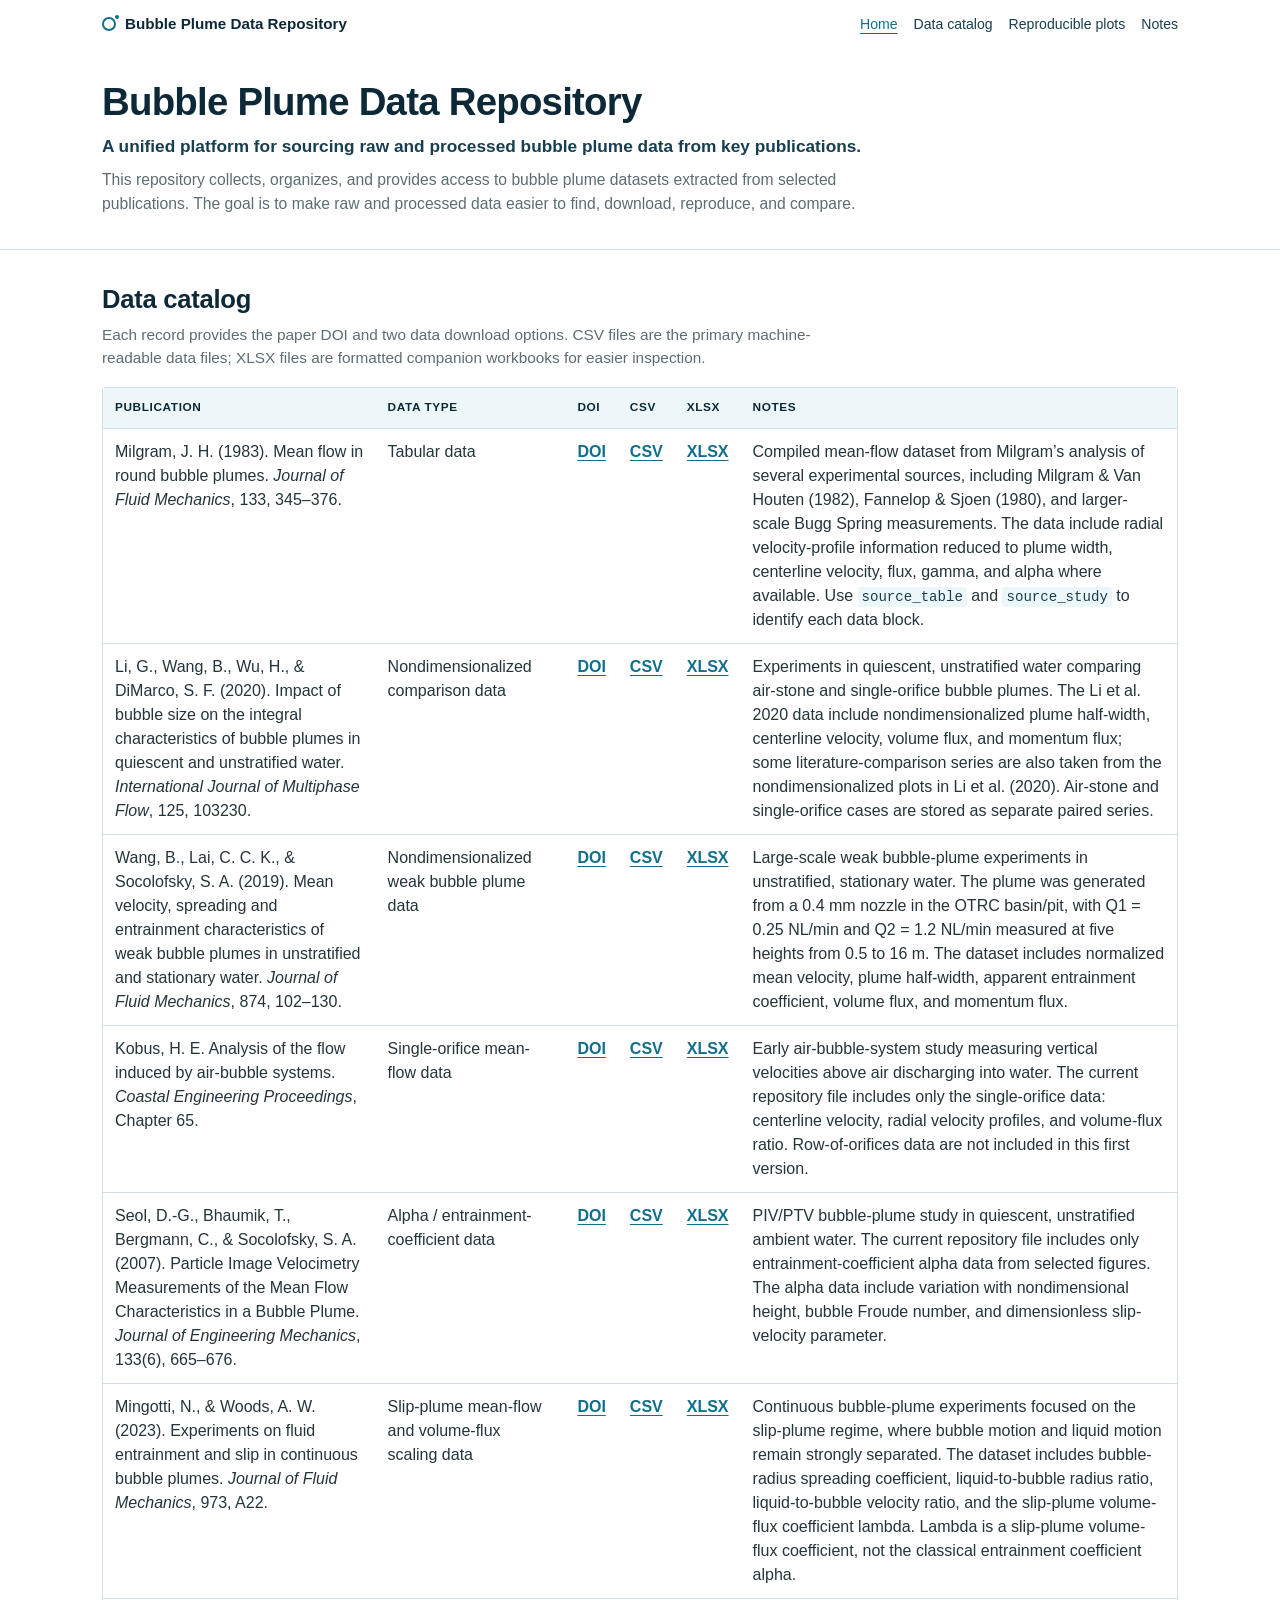
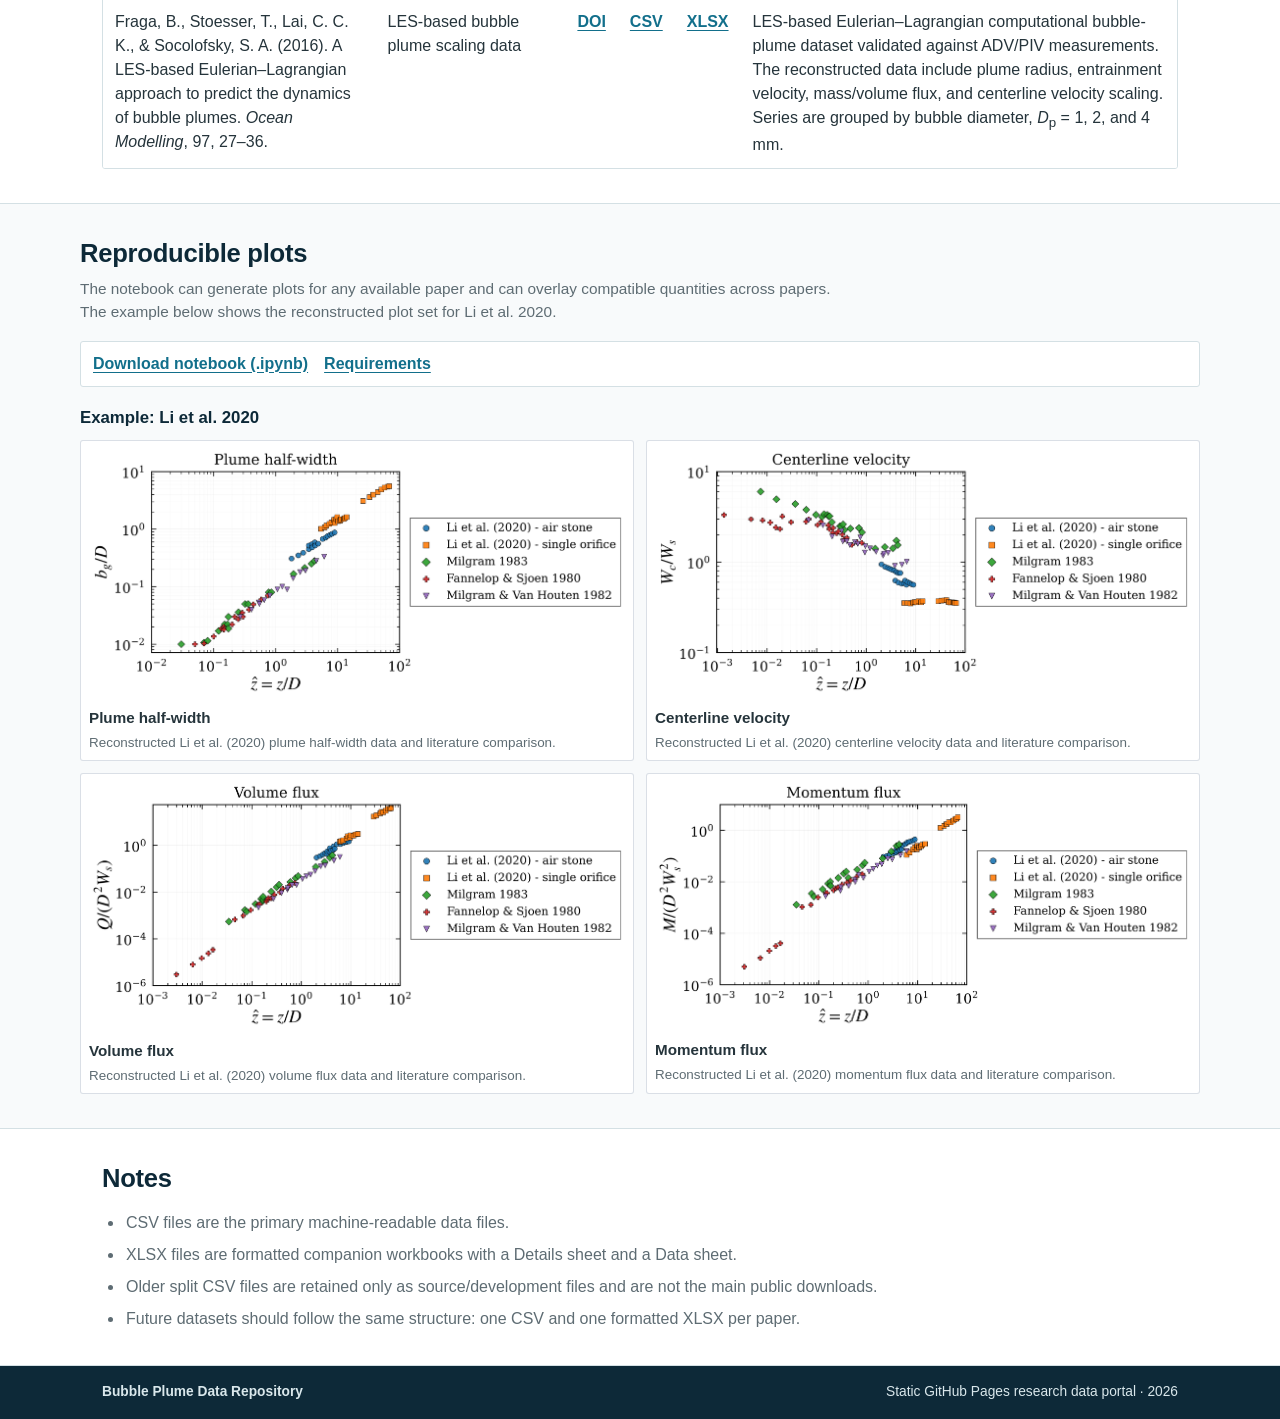
<file: index.html>
<!DOCTYPE html>
<html lang="en">
<head>
  <meta charset="UTF-8" />
  <meta name="viewport" content="width=device-width, initial-scale=1.0" />
  <meta
    name="description"
    content="A compact GitHub Pages data portal for raw and processed bubble plume datasets from key publications."
  />
  <title>Bubble Plume Data Repository</title>
  <link rel="stylesheet" href="style.css" />
</head>
<body>
  <a class="skip-link" href="#main-content">Skip to main content</a>

  <header class="site-header">
    <nav class="navbar" aria-label="Primary navigation">
      <a class="logo" href="#home" aria-label="Bubble Plume Data Repository home">
        <span class="logo-mark" aria-hidden="true"></span>
        <span>Bubble Plume Data Repository</span>
      </a>
      <ul class="nav-links">
        <li><a href="#home" aria-current="page">Home</a></li>
        <li><a href="#data-catalog">Data catalog</a></li>
        <li><a href="#reproducible-plots">Reproducible plots</a></li>
        <li><a href="#notes">Notes</a></li>
      </ul>
    </nav>

    <section id="home" class="hero portal-hero">
      <div class="hero-content">
        <h1>Bubble Plume Data Repository</h1>
        <p class="purpose-statement">
          A unified platform for sourcing raw and processed bubble plume data from key publications.
        </p>
        <p class="hero-text">
          This repository collects, organizes, and provides access to bubble plume datasets extracted from
          selected publications. The goal is to make raw and processed data easier to find, download,
          reproduce, and compare.
        </p>
      </div>
    </section>
  </header>

  <main id="main-content">
    <section id="data-catalog" class="section">
      <div class="section-heading">
        <h2>Data catalog</h2>
        <p class="section-intro">
          Each record provides the paper DOI and two data download options. CSV files are the primary
          machine-readable data files; XLSX files are formatted companion workbooks for easier inspection.
        </p>
      </div>

      <div class="table-wrap" tabindex="0" role="region" aria-label="Bubble plume data catalog">
        <table class="dataset-table catalog-table">
          <thead>
            <tr>
              <th scope="col">Publication</th>
              <th scope="col">Data type</th>
              <th scope="col">DOI</th>
              <th scope="col">CSV</th>
              <th scope="col">XLSX</th>
              <th scope="col">Notes</th>
            </tr>
          </thead>
          <tbody>
            <tr>
              <td>
                Milgram, J. H. (1983). Mean flow in round bubble plumes.
                <cite>Journal of Fluid Mechanics</cite>, 133, 345&ndash;376.
              </td>
              <td>
                Tabular data
              </td>
              <td>
                <a class="download-link" href="https://doi.org/10.1017/S0022112083001950">
                  DOI
                </a>
              </td>
              <td>
                <a class="download-link" href="csv/paper_data_downloads/csv/papers/milgram_1983.csv" download>CSV</a>
              </td>
              <td>
                <a class="download-link" href="csv/paper_data_downloads/xlsx/papers/milgram_1983.xlsx" download>XLSX</a>
              </td>
              <td>
                Compiled mean-flow dataset from Milgram&rsquo;s analysis of several experimental sources,
                including Milgram &amp; Van Houten (1982), Fannelop &amp; Sjoen (1980), and larger-scale
                Bugg Spring measurements. The data include radial velocity-profile information reduced
                to plume width, centerline velocity, flux, gamma, and alpha where available. Use
                <code>source_table</code> and <code>source_study</code> to identify each data block.
              </td>
            </tr>
            <tr>
              <td>
                Li, G., Wang, B., Wu, H., &amp; DiMarco, S. F. (2020). Impact of bubble size on the integral
                characteristics of bubble plumes in quiescent and unstratified water.
                <cite>International Journal of Multiphase Flow</cite>, 125, 103230.
              </td>
              <td>
                Nondimensionalized comparison data
              </td>
              <td>
                <a class="download-link" href="https://doi.org/10.1016/j.ijmultiphaseflow.2020.103230">
                  DOI
                </a>
              </td>
              <td>
                <a class="download-link" href="csv/paper_data_downloads/csv/papers/li_2020.csv" download>CSV</a>
              </td>
              <td>
                <a class="download-link" href="csv/paper_data_downloads/xlsx/papers/li_2020.xlsx" download>XLSX</a>
              </td>
              <td>
                Experiments in quiescent, unstratified water comparing air-stone and single-orifice
                bubble plumes. The Li et al. 2020 data include nondimensionalized plume half-width,
                centerline velocity, volume flux, and momentum flux; some literature-comparison series
                are also taken from the nondimensionalized plots in Li et al. (2020). Air-stone and
                single-orifice cases are stored as separate paired series.
              </td>
            </tr>
            <tr>
              <td>
                Wang, B., Lai, C. C. K., &amp; Socolofsky, S. A. (2019). Mean velocity, spreading and
                entrainment characteristics of weak bubble plumes in unstratified and stationary water.
                <cite>Journal of Fluid Mechanics</cite>, 874, 102&ndash;130.
              </td>
              <td>
                Nondimensionalized weak bubble plume data
              </td>
              <td>
                <a class="download-link" href="https://doi.org/10.1017/jfm.2019.461">
                  DOI
                </a>
              </td>
              <td>
                <a class="download-link" href="csv/paper_data_downloads/csv/papers/wang_lai_socolofsky_2019.csv" download>CSV</a>
              </td>
              <td>
                <a class="download-link" href="csv/paper_data_downloads/xlsx/papers/wang_lai_socolofsky_2019.xlsx" download>XLSX</a>
              </td>
              <td>
                Large-scale weak bubble-plume experiments in unstratified, stationary water. The plume
                was generated from a 0.4 mm nozzle in the OTRC basin/pit, with Q1 = 0.25 NL/min and
                Q2 = 1.2 NL/min measured at five heights from 0.5 to 16 m. The dataset includes
                normalized mean velocity, plume half-width, apparent entrainment coefficient, volume
                flux, and momentum flux.
              </td>
            </tr>
            <tr>
              <td>
                Kobus, H. E. Analysis of the flow induced by air-bubble systems.
                <cite>Coastal Engineering Proceedings</cite>, Chapter 65.
              </td>
              <td>
                Single-orifice mean-flow data
              </td>
              <td>
                <a class="download-link" href="https://doi.org/10.1061/9780872620131.065">
                  DOI
                </a>
              </td>
              <td>
                <a class="download-link" href="csv/paper_data_downloads/csv/papers/kobus_1968.csv" download>CSV</a>
              </td>
              <td>
                <a class="download-link" href="csv/paper_data_downloads/xlsx/papers/kobus_1968.xlsx" download>XLSX</a>
              </td>
              <td>
                Early air-bubble-system study measuring vertical velocities above air discharging into
                water. The current repository file includes only the single-orifice data: centerline
                velocity, radial velocity profiles, and volume-flux ratio. Row-of-orifices data are not
                included in this first version.
              </td>
            </tr>
            <tr>
              <td>
                Seol, D.-G., Bhaumik, T., Bergmann, C., &amp; Socolofsky, S. A. (2007). Particle Image
                Velocimetry Measurements of the Mean Flow Characteristics in a Bubble Plume.
                <cite>Journal of Engineering Mechanics</cite>, 133(6), 665&ndash;676.
              </td>
              <td>
                Alpha / entrainment-coefficient data
              </td>
              <td>
                <a class="download-link" href="https://doi.org/10.1061/(ASCE)0733-9399(2007)133:6(665)">
                  DOI
                </a>
              </td>
              <td>
                <a class="download-link" href="csv/paper_data_downloads/csv/papers/seol_et_al_2007.csv" download>CSV</a>
              </td>
              <td>
                <a class="download-link" href="csv/paper_data_downloads/xlsx/papers/seol_et_al_2007.xlsx" download>XLSX</a>
              </td>
              <td>
                PIV/PTV bubble-plume study in quiescent, unstratified ambient water. The current
                repository file includes only entrainment-coefficient alpha data from selected figures.
                The alpha data include variation with nondimensional height, bubble Froude number, and
                dimensionless slip-velocity parameter.
              </td>
            </tr>
            <tr>
              <td>
                Mingotti, N., &amp; Woods, A. W. (2023). Experiments on fluid entrainment and slip in
                continuous bubble plumes. <cite>Journal of Fluid Mechanics</cite>, 973, A22.
              </td>
              <td>
                Slip-plume mean-flow and volume-flux scaling data
              </td>
              <td>
                <a class="download-link" href="https://doi.org/10.1017/jfm.2023.668">
                  DOI
                </a>
              </td>
              <td>
                <a class="download-link" href="csv/paper_data_downloads/csv/papers/mingotti_woods_2023.csv" download>CSV</a>
              </td>
              <td>
                <a class="download-link" href="csv/paper_data_downloads/xlsx/papers/mingotti_woods_2023.xlsx" download>XLSX</a>
              </td>
              <td>
                Continuous bubble-plume experiments focused on the slip-plume regime, where bubble
                motion and liquid motion remain strongly separated. The dataset includes bubble-radius
                spreading coefficient, liquid-to-bubble radius ratio, liquid-to-bubble velocity ratio,
                and the slip-plume volume-flux coefficient lambda. Lambda is a slip-plume volume-flux
                coefficient, not the classical entrainment coefficient alpha.
              </td>
            </tr>
            <tr>
              <td>
                Fraga, B., Stoesser, T., Lai, C. C. K., &amp; Socolofsky, S. A. (2016). A LES-based
                Eulerian&ndash;Lagrangian approach to predict the dynamics of bubble plumes.
                <cite>Ocean Modelling</cite>, 97, 27&ndash;36.
              </td>
              <td>
                LES-based bubble plume scaling data
              </td>
              <td>
                <a class="download-link" href="https://doi.org/10.1016/j.ocemod.2015.11.005">
                  DOI
                </a>
              </td>
              <td>
                <a class="download-link" href="csv/paper_data_downloads/csv/papers/fraga_et_al_2016.csv" download>CSV</a>
              </td>
              <td>
                <a class="download-link" href="csv/paper_data_downloads/xlsx/papers/fraga_et_al_2016.xlsx" download>XLSX</a>
              </td>
              <td>
                LES-based Eulerian&ndash;Lagrangian computational bubble-plume dataset validated against
                ADV/PIV measurements. The reconstructed data include plume radius, entrainment velocity,
                mass/volume flux, and centerline velocity scaling. Series are grouped by bubble diameter,
                <em>D</em><sub>p</sub> = 1, 2, and 4 mm.
              </td>
            </tr>
          </tbody>
        </table>
      </div>
    </section>

    <section id="reproducible-plots" class="section accent-section">
      <div class="section-heading">
        <h2>Reproducible plots</h2>
        <p class="section-intro">
          The notebook can generate plots for any available paper and can overlay compatible quantities
          across papers. The example below shows the reconstructed plot set for Li et al. 2020.
        </p>
      </div>

      <div class="resource-links" aria-label="Reproducible plotting resources">
        <a class="download-link" href="notebooks/reproducible_plots.ipynb" download="reproducible_plots.ipynb">Download notebook (.ipynb)</a>
        <a class="download-link" href="requirements.txt" download="requirements.txt">Requirements</a>
      </div>

      <div class="plot-set">
        <h3>Example: Li et al. 2020</h3>
        <div class="figure-grid">
          <figure class="figure-card">
            <img
              src="figures/reproducible_plots/li_2020_bgD_vs_zhat.png?v=2"
              alt="Li et al. 2020 plume half-width scaling plot showing b_g over D versus z over D."
            />
            <h4>Plume half-width</h4>
            <figcaption>
              Reconstructed Li et al. (2020) plume half-width data and literature comparison.
            </figcaption>
          </figure>

          <figure class="figure-card">
            <img
              src="figures/reproducible_plots/li_2020_WcWs_vs_zhat.png?v=2"
              alt="Li et al. 2020 centerline velocity scaling plot showing W_c over W_s versus z over D."
            />
            <h4>Centerline velocity</h4>
            <figcaption>
              Reconstructed Li et al. (2020) centerline velocity data and literature comparison.
            </figcaption>
          </figure>

          <figure class="figure-card">
            <img
              src="figures/reproducible_plots/li_2020_Qhat_vs_zhat.png?v=2"
              alt="Li et al. 2020 volume flux scaling plot showing Q over D squared W_s versus z over D."
            />
            <h4>Volume flux</h4>
            <figcaption>
              Reconstructed Li et al. (2020) volume flux data and literature comparison.
            </figcaption>
          </figure>

          <figure class="figure-card">
            <img
              src="figures/reproducible_plots/li_2020_Mhat_vs_zhat.png?v=2"
              alt="Li et al. 2020 momentum flux scaling plot showing M over D squared W_s squared versus z over D."
            />
            <h4>Momentum flux</h4>
            <figcaption>
              Reconstructed Li et al. (2020) momentum flux data and literature comparison.
            </figcaption>
          </figure>
        </div>
      </div>
    </section>

    <section id="notes" class="section">
      <div class="section-heading">
        <h2>Notes</h2>
      </div>

      <ul class="compact-list data-notes-list">
        <li>CSV files are the primary machine-readable data files.</li>
        <li>XLSX files are formatted companion workbooks with a Details sheet and a Data sheet.</li>
        <li>Older split CSV files are retained only as source/development files and are not the main public downloads.</li>
        <li>Future datasets should follow the same structure: one CSV and one formatted XLSX per paper.</li>
      </ul>
    </section>
  </main>

  <footer class="site-footer">
    <p><strong>Bubble Plume Data Repository</strong></p>
    <p>Static GitHub Pages research data portal &middot; 2026</p>
  </footer>
</body>
</html>
</file>
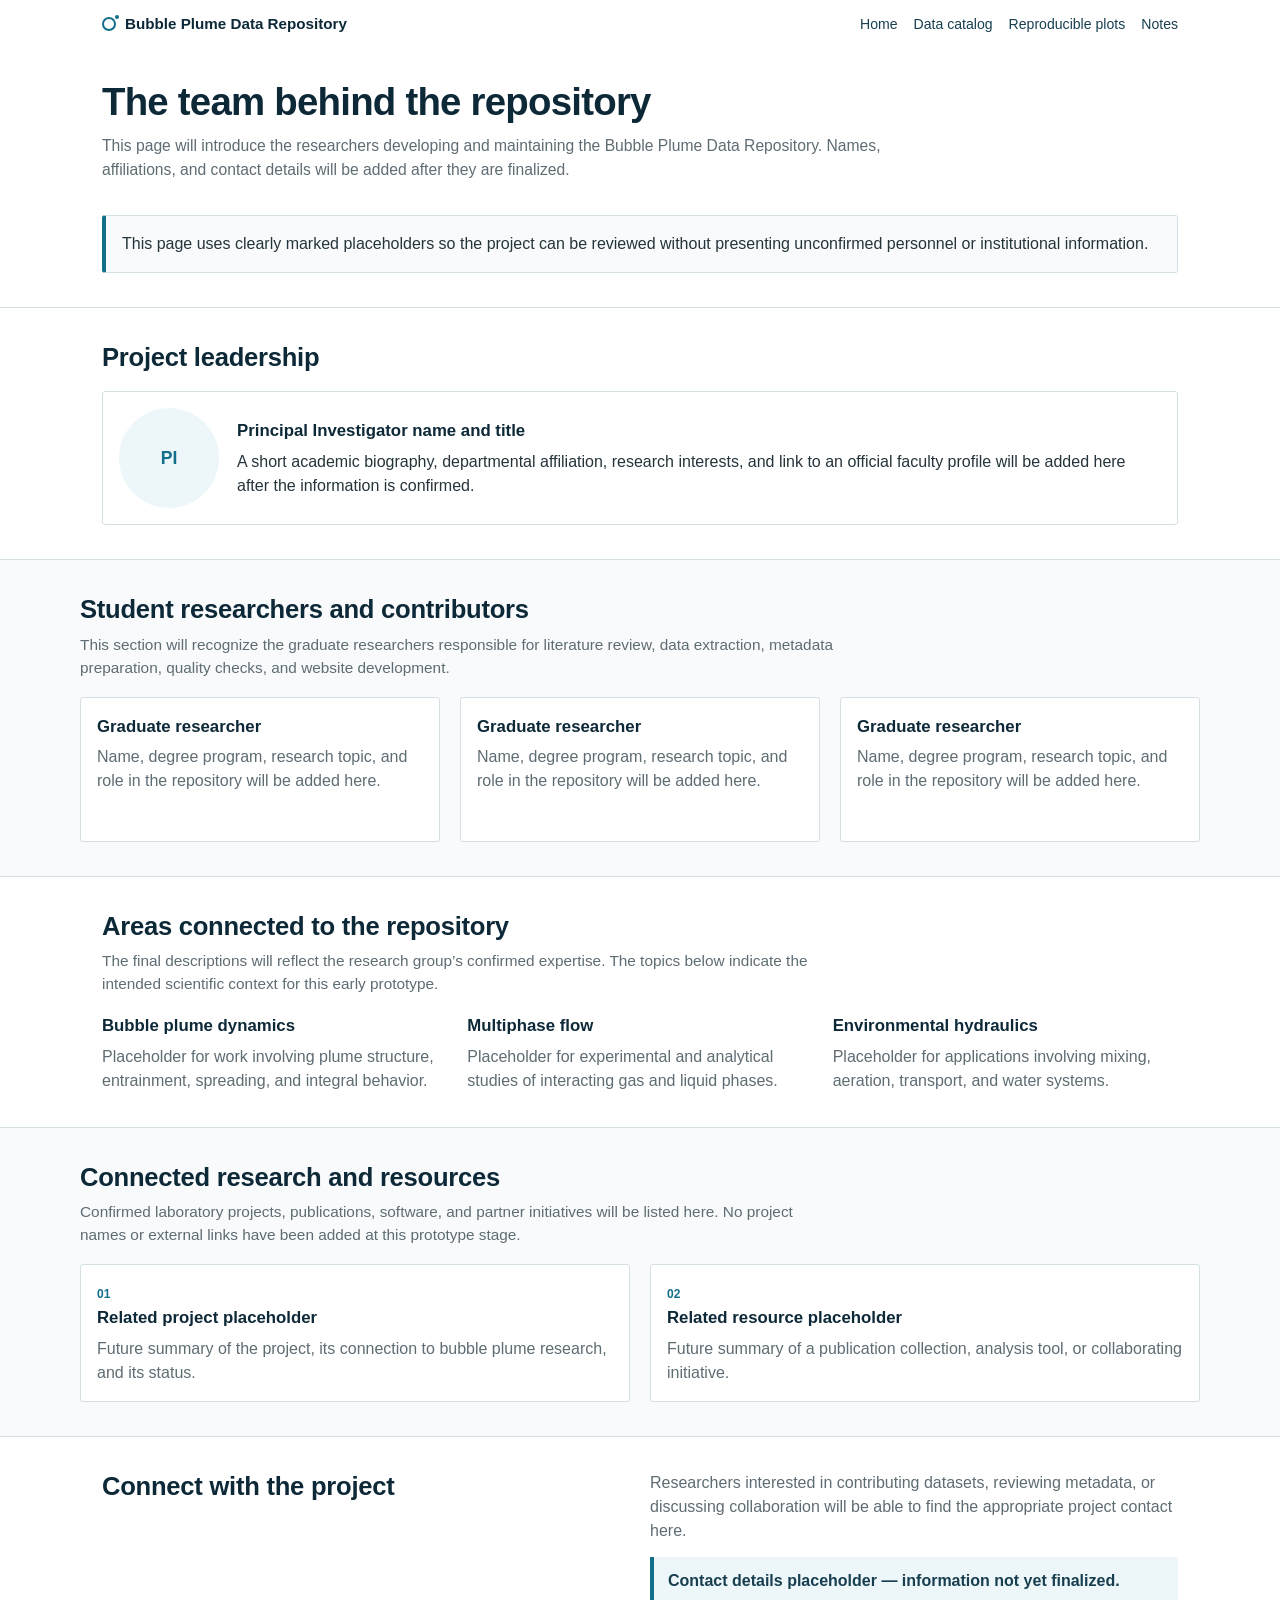
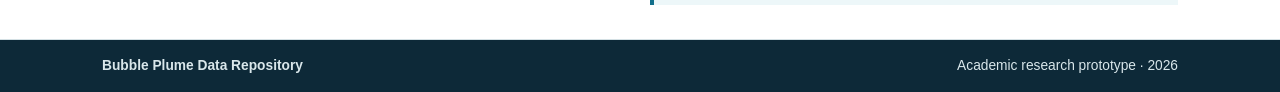
<file: group.html>
<!DOCTYPE html>
<html lang="en">
<head>
  <meta charset="UTF-8" />
  <meta name="viewport" content="width=device-width, initial-scale=1.0" />
  <meta
    name="description"
    content="Research group information for the team developing the Bubble Plume Data Repository."
  />
  <title>Research Group | Bubble Plume Data Repository</title>
  <link rel="stylesheet" href="style.css" />
</head>
<body>
  <a class="skip-link" href="#main-content">Skip to main content</a>

  <header class="site-header">
    <nav class="navbar" aria-label="Primary navigation">
      <a class="logo" href="index.html" aria-label="Bubble Plume Data Repository home">
        <span class="logo-mark" aria-hidden="true"></span>
        <span>Bubble Plume Data Repository</span>
      </a>
      <ul class="nav-links">
        <li><a href="index.html">Home</a></li>
        <li><a href="index.html#data-catalog">Data catalog</a></li>
        <li><a href="index.html#reproducible-plots">Reproducible plots</a></li>
        <li><a href="index.html#notes">Notes</a></li>
      </ul>
    </nav>

    <section class="hero page-hero">
      <div class="hero-content">
        <h1>The team behind the repository</h1>
        <p class="hero-text">
          This page will introduce the researchers developing and maintaining the Bubble Plume Data
          Repository. Names, affiliations, and contact details will be added after they are finalized.
        </p>
      </div>

      <aside class="scope-card" aria-label="Page status">
        <p>
          This page uses clearly marked placeholders so the project can be reviewed without presenting
          unconfirmed personnel or institutional information.
        </p>
      </aside>
    </section>
  </header>

  <main id="main-content">
    <section id="principal-investigator" class="section">
      <div class="section-heading">
        <h2>Project leadership</h2>
      </div>

      <article class="profile-card">
        <div class="profile-placeholder" aria-hidden="true">PI</div>
        <div>
          <h3>Principal Investigator name and title</h3>
          <p>
            A short academic biography, departmental affiliation, research interests, and link to an
            official faculty profile will be added here after the information is confirmed.
          </p>
        </div>
      </article>
    </section>

    <section id="graduate-researchers" class="section accent-section">
      <div class="section-heading">
        <h2>Student researchers and contributors</h2>
        <p class="section-intro">
          This section will recognize the graduate researchers responsible for literature review, data
          extraction, metadata preparation, quality checks, and website development.
        </p>
      </div>

      <div class="card-grid">
        <article class="info-card researcher-card">
          <h3>Graduate researcher</h3>
          <p>Name, degree program, research topic, and role in the repository will be added here.</p>
        </article>
        <article class="info-card researcher-card">
          <h3>Graduate researcher</h3>
          <p>Name, degree program, research topic, and role in the repository will be added here.</p>
        </article>
        <article class="info-card researcher-card">
          <h3>Graduate researcher</h3>
          <p>Name, degree program, research topic, and role in the repository will be added here.</p>
        </article>
      </div>
    </section>

    <section id="research-focus" class="section">
      <div class="section-heading">
        <h2>Areas connected to the repository</h2>
        <p class="section-intro">
          The final descriptions will reflect the research group&rsquo;s confirmed expertise. The topics below
          indicate the intended scientific context for this early prototype.
        </p>
      </div>

      <div class="card-grid">
        <article class="focus-card">
          <h3>Bubble plume dynamics</h3>
          <p>Placeholder for work involving plume structure, entrainment, spreading, and integral behavior.</p>
        </article>
        <article class="focus-card">
          <h3>Multiphase flow</h3>
          <p>Placeholder for experimental and analytical studies of interacting gas and liquid phases.</p>
        </article>
        <article class="focus-card">
          <h3>Environmental hydraulics</h3>
          <p>Placeholder for applications involving mixing, aeration, transport, and water systems.</p>
        </article>
      </div>
    </section>

    <section id="related-projects" class="section accent-section">
      <div class="section-heading">
        <h2>Connected research and resources</h2>
        <p class="section-intro">
          Confirmed laboratory projects, publications, software, and partner initiatives will be listed here.
          No project names or external links have been added at this prototype stage.
        </p>
      </div>

      <div class="related-projects-list">
        <article>
          <span>01</span>
          <div>
            <h3>Related project placeholder</h3>
            <p>Future summary of the project, its connection to bubble plume research, and its status.</p>
          </div>
        </article>
        <article>
          <span>02</span>
          <div>
            <h3>Related resource placeholder</h3>
            <p>Future summary of a publication collection, analysis tool, or collaborating initiative.</p>
          </div>
        </article>
      </div>
    </section>

    <section id="contact" class="section collaboration-section">
      <div>
        <h2>Connect with the project</h2>
      </div>
      <div class="collaboration-copy">
        <p>
          Researchers interested in contributing datasets, reviewing metadata, or discussing collaboration
          will be able to find the appropriate project contact here.
        </p>
        <p class="placeholder-contact">Contact details placeholder &mdash; information not yet finalized.</p>
      </div>
    </section>
  </main>

  <footer class="site-footer">
    <p><strong>Bubble Plume Data Repository</strong></p>
    <p>Academic research prototype &middot; 2026</p>
  </footer>
</body>
</html>
</file>
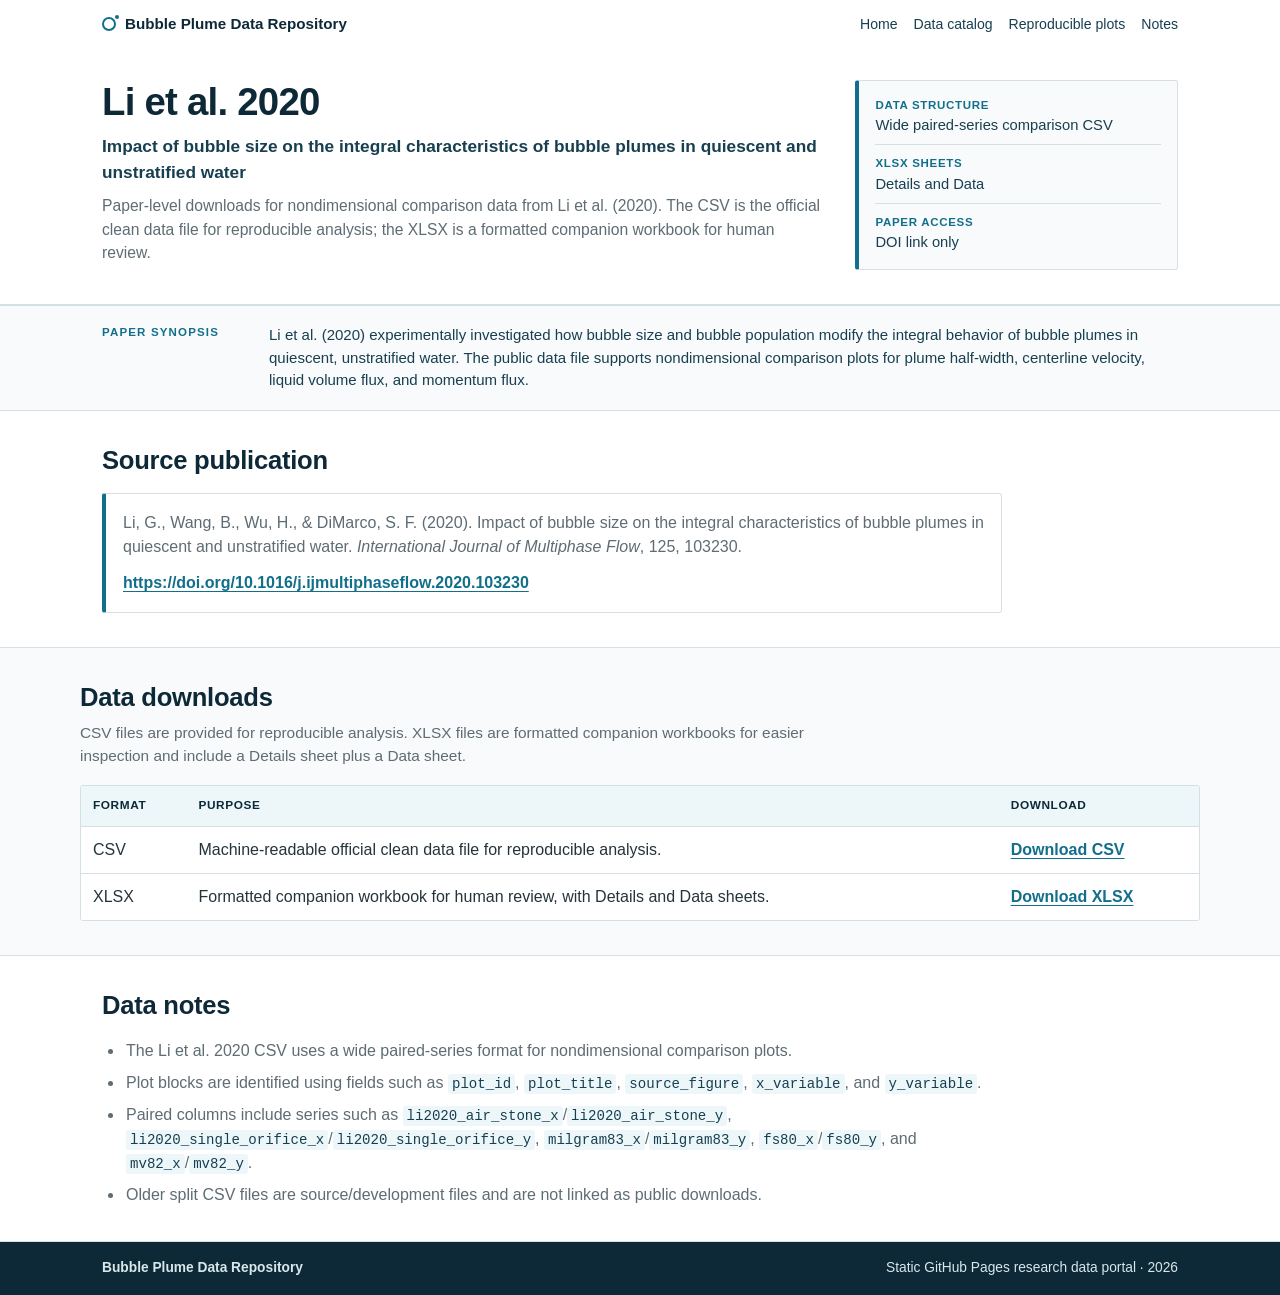
<file: papers/li_2020.html>
<!DOCTYPE html>
<html lang="en">
<head>
  <meta charset="UTF-8" />
  <meta name="viewport" content="width=device-width, initial-scale=1.0" />
  <meta
    name="description"
    content="Paper-level CSV and XLSX downloads for Li et al. 2020 bubble plume comparison data."
  />
  <title>Li et al. 2020 | Bubble Plume Data Repository</title>
  <link rel="stylesheet" href="../style.css" />
</head>
<body>
  <a class="skip-link" href="#main-content">Skip to main content</a>

  <header class="site-header">
    <nav class="navbar" aria-label="Primary navigation">
      <a class="logo" href="../index.html" aria-label="Bubble Plume Data Repository home">
        <span class="logo-mark" aria-hidden="true"></span>
        <span>Bubble Plume Data Repository</span>
      </a>
      <ul class="nav-links">
        <li><a href="../index.html">Home</a></li>
        <li><a href="../index.html#data-catalog">Data catalog</a></li>
        <li><a href="../index.html#reproducible-plots">Reproducible plots</a></li>
        <li><a href="../index.html#notes">Notes</a></li>
      </ul>
    </nav>

    <section class="hero page-hero paper-hero">
      <div class="hero-content">
        <h1>Li et al. 2020</h1>
        <p class="paper-title">
          Impact of bubble size on the integral characteristics of bubble plumes in quiescent and unstratified water
        </p>
        <p class="hero-text">
          Paper-level downloads for nondimensional comparison data from Li et al. (2020). The CSV is the
          official clean data file for reproducible analysis; the XLSX is a formatted companion workbook for
          human review.
        </p>
      </div>

      <aside class="scope-card" aria-label="Dataset summary">
        <dl class="paper-facts">
          <div>
            <dt>Data structure</dt>
            <dd>Wide paired-series comparison CSV</dd>
          </div>
          <div>
            <dt>XLSX sheets</dt>
            <dd>Details and Data</dd>
          </div>
          <div>
            <dt>Paper access</dt>
            <dd>DOI link only</dd>
          </div>
        </dl>
      </aside>
    </section>
  </header>

  <main id="main-content">
    <section class="paper-synopsis" aria-labelledby="li-synopsis-heading">
      <div class="paper-synopsis-inner">
        <h2 id="li-synopsis-heading">Paper synopsis</h2>
        <p>
          Li et al. (2020) experimentally investigated how bubble size and bubble population modify the
          integral behavior of bubble plumes in quiescent, unstratified water. The public data file supports
          nondimensional comparison plots for plume half-width, centerline velocity, liquid volume flux, and
          momentum flux.
        </p>
      </div>
    </section>

    <section class="section">
      <div class="section-heading">
        <h2>Source publication</h2>
      </div>

      <article class="citation-card citation-card-wide primary-source">
        <p>
          Li, G., Wang, B., Wu, H., &amp; DiMarco, S. F. (2020). Impact of bubble size on the integral
          characteristics of bubble plumes in quiescent and unstratified water.
          <cite>International Journal of Multiphase Flow</cite>, 125, 103230.
        </p>
        <a class="doi-link" href="https://doi.org/10.1016/j.ijmultiphaseflow.2020.103230">
          https://doi.org/10.1016/j.ijmultiphaseflow.2020.103230
        </a>
      </article>
    </section>

    <section id="downloads" class="section accent-section">
      <div class="section-heading">
        <h2>Data downloads</h2>
        <p class="section-intro">
          CSV files are provided for reproducible analysis. XLSX files are formatted companion workbooks for
          easier inspection and include a Details sheet plus a Data sheet.
        </p>
      </div>

      <div class="table-wrap" tabindex="0" role="region" aria-label="Li et al. 2020 data downloads">
        <table class="dataset-table">
          <thead>
            <tr>
              <th scope="col">Format</th>
              <th scope="col">Purpose</th>
              <th scope="col">Download</th>
            </tr>
          </thead>
          <tbody>
            <tr>
              <td>CSV</td>
              <td>Machine-readable official clean data file for reproducible analysis.</td>
              <td><a class="download-link" href="../csv/paper_data_downloads/csv/papers/li_2020.csv" download>Download CSV</a></td>
            </tr>
            <tr>
              <td>XLSX</td>
              <td>Formatted companion workbook for human review, with Details and Data sheets.</td>
              <td><a class="download-link" href="../csv/paper_data_downloads/xlsx/papers/li_2020.xlsx" download>Download XLSX</a></td>
            </tr>
          </tbody>
        </table>
      </div>
    </section>

    <section class="section">
      <div class="section-heading">
        <h2>Data notes</h2>
      </div>
      <ul class="compact-list data-notes-list">
        <li>The Li et al. 2020 CSV uses a wide paired-series format for nondimensional comparison plots.</li>
        <li>Plot blocks are identified using fields such as <code>plot_id</code>, <code>plot_title</code>, <code>source_figure</code>, <code>x_variable</code>, and <code>y_variable</code>.</li>
        <li>Paired columns include series such as <code>li2020_air_stone_x</code>/<code>li2020_air_stone_y</code>, <code>li2020_single_orifice_x</code>/<code>li2020_single_orifice_y</code>, <code>milgram83_x</code>/<code>milgram83_y</code>, <code>fs80_x</code>/<code>fs80_y</code>, and <code>mv82_x</code>/<code>mv82_y</code>.</li>
        <li>Older split CSV files are source/development files and are not linked as public downloads.</li>
      </ul>
    </section>
  </main>

  <footer class="site-footer">
    <p><strong>Bubble Plume Data Repository</strong></p>
    <p>Static GitHub Pages research data portal &middot; 2026</p>
  </footer>
</body>
</html>
</file>
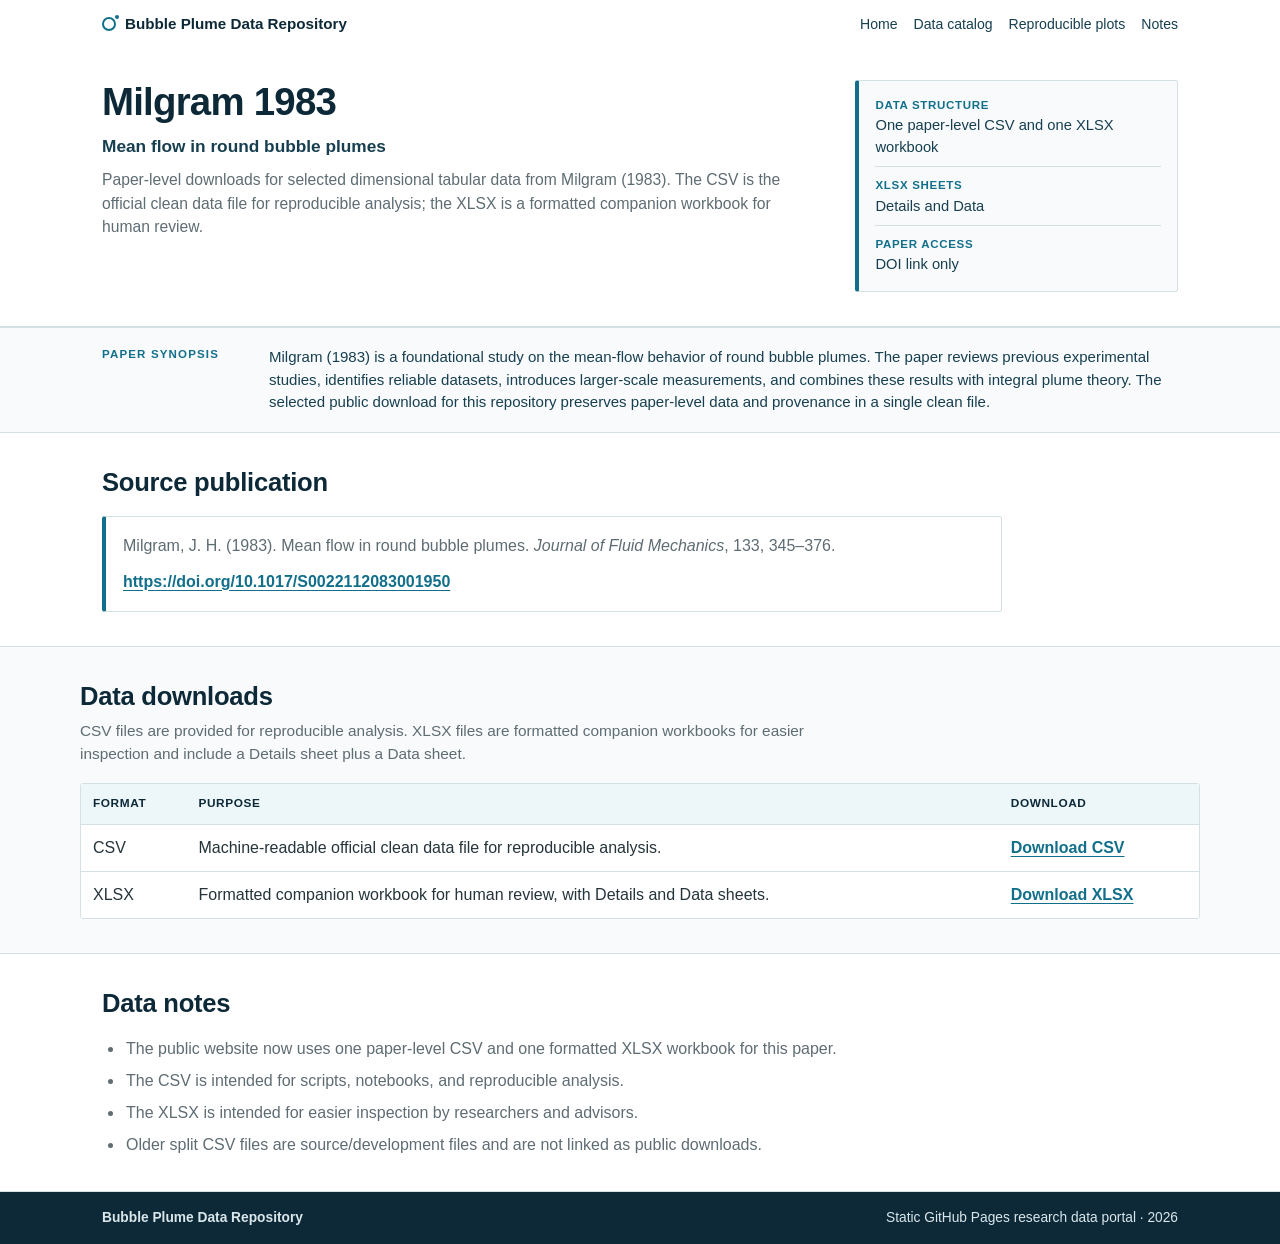
<file: papers/milgram_1983.html>
<!DOCTYPE html>
<html lang="en">
<head>
  <meta charset="UTF-8" />
  <meta name="viewport" content="width=device-width, initial-scale=1.0" />
  <meta
    name="description"
    content="Paper-level CSV and XLSX downloads for Milgram 1983 bubble plume data."
  />
  <title>Milgram 1983 | Bubble Plume Data Repository</title>
  <link rel="stylesheet" href="../style.css" />
</head>
<body>
  <a class="skip-link" href="#main-content">Skip to main content</a>

  <header class="site-header">
    <nav class="navbar" aria-label="Primary navigation">
      <a class="logo" href="../index.html" aria-label="Bubble Plume Data Repository home">
        <span class="logo-mark" aria-hidden="true"></span>
        <span>Bubble Plume Data Repository</span>
      </a>
      <ul class="nav-links">
        <li><a href="../index.html">Home</a></li>
        <li><a href="../index.html#data-catalog">Data catalog</a></li>
        <li><a href="../index.html#reproducible-plots">Reproducible plots</a></li>
        <li><a href="../index.html#notes">Notes</a></li>
      </ul>
    </nav>

    <section class="hero page-hero paper-hero">
      <div class="hero-content">
        <h1>Milgram 1983</h1>
        <p class="paper-title">Mean flow in round bubble plumes</p>
        <p class="hero-text">
          Paper-level downloads for selected dimensional tabular data from Milgram (1983). The CSV is the
          official clean data file for reproducible analysis; the XLSX is a formatted companion workbook for
          human review.
        </p>
      </div>

      <aside class="scope-card" aria-label="Dataset summary">
        <dl class="paper-facts">
          <div>
            <dt>Data structure</dt>
            <dd>One paper-level CSV and one XLSX workbook</dd>
          </div>
          <div>
            <dt>XLSX sheets</dt>
            <dd>Details and Data</dd>
          </div>
          <div>
            <dt>Paper access</dt>
            <dd>DOI link only</dd>
          </div>
        </dl>
      </aside>
    </section>
  </header>

  <main id="main-content">
    <section class="paper-synopsis" aria-labelledby="milgram-synopsis-heading">
      <div class="paper-synopsis-inner">
        <h2 id="milgram-synopsis-heading">Paper synopsis</h2>
        <p>
          Milgram (1983) is a foundational study on the mean-flow behavior of round bubble plumes. The paper
          reviews previous experimental studies, identifies reliable datasets, introduces larger-scale
          measurements, and combines these results with integral plume theory. The selected public download
          for this repository preserves paper-level data and provenance in a single clean file.
        </p>
      </div>
    </section>

    <section class="section">
      <div class="section-heading">
        <h2>Source publication</h2>
      </div>

      <article class="citation-card citation-card-wide primary-source">
        <p>
          Milgram, J. H. (1983). Mean flow in round bubble plumes.
          <cite>Journal of Fluid Mechanics</cite>, 133, 345&ndash;376.
        </p>
        <a class="doi-link" href="https://doi.org/10.1017/S0022112083001950">
          https://doi.org/10.1017/S0022112083001950
        </a>
      </article>
    </section>

    <section id="downloads" class="section accent-section">
      <div class="section-heading">
        <h2>Data downloads</h2>
        <p class="section-intro">
          CSV files are provided for reproducible analysis. XLSX files are formatted companion workbooks for
          easier inspection and include a Details sheet plus a Data sheet.
        </p>
      </div>

      <div class="table-wrap" tabindex="0" role="region" aria-label="Milgram 1983 data downloads">
        <table class="dataset-table">
          <thead>
            <tr>
              <th scope="col">Format</th>
              <th scope="col">Purpose</th>
              <th scope="col">Download</th>
            </tr>
          </thead>
          <tbody>
            <tr>
              <td>CSV</td>
              <td>Machine-readable official clean data file for reproducible analysis.</td>
              <td><a class="download-link" href="../csv/paper_data_downloads/csv/papers/milgram_1983.csv" download>Download CSV</a></td>
            </tr>
            <tr>
              <td>XLSX</td>
              <td>Formatted companion workbook for human review, with Details and Data sheets.</td>
              <td><a class="download-link" href="../csv/paper_data_downloads/xlsx/papers/milgram_1983.xlsx" download>Download XLSX</a></td>
            </tr>
          </tbody>
        </table>
      </div>
    </section>

    <section class="section">
      <div class="section-heading">
        <h2>Data notes</h2>
      </div>
      <ul class="compact-list data-notes-list">
        <li>The public website now uses one paper-level CSV and one formatted XLSX workbook for this paper.</li>
        <li>The CSV is intended for scripts, notebooks, and reproducible analysis.</li>
        <li>The XLSX is intended for easier inspection by researchers and advisors.</li>
        <li>Older split CSV files are source/development files and are not linked as public downloads.</li>
      </ul>
    </section>
  </main>

  <footer class="site-footer">
    <p><strong>Bubble Plume Data Repository</strong></p>
    <p>Static GitHub Pages research data portal &middot; 2026</p>
  </footer>
</body>
</html>
</file>
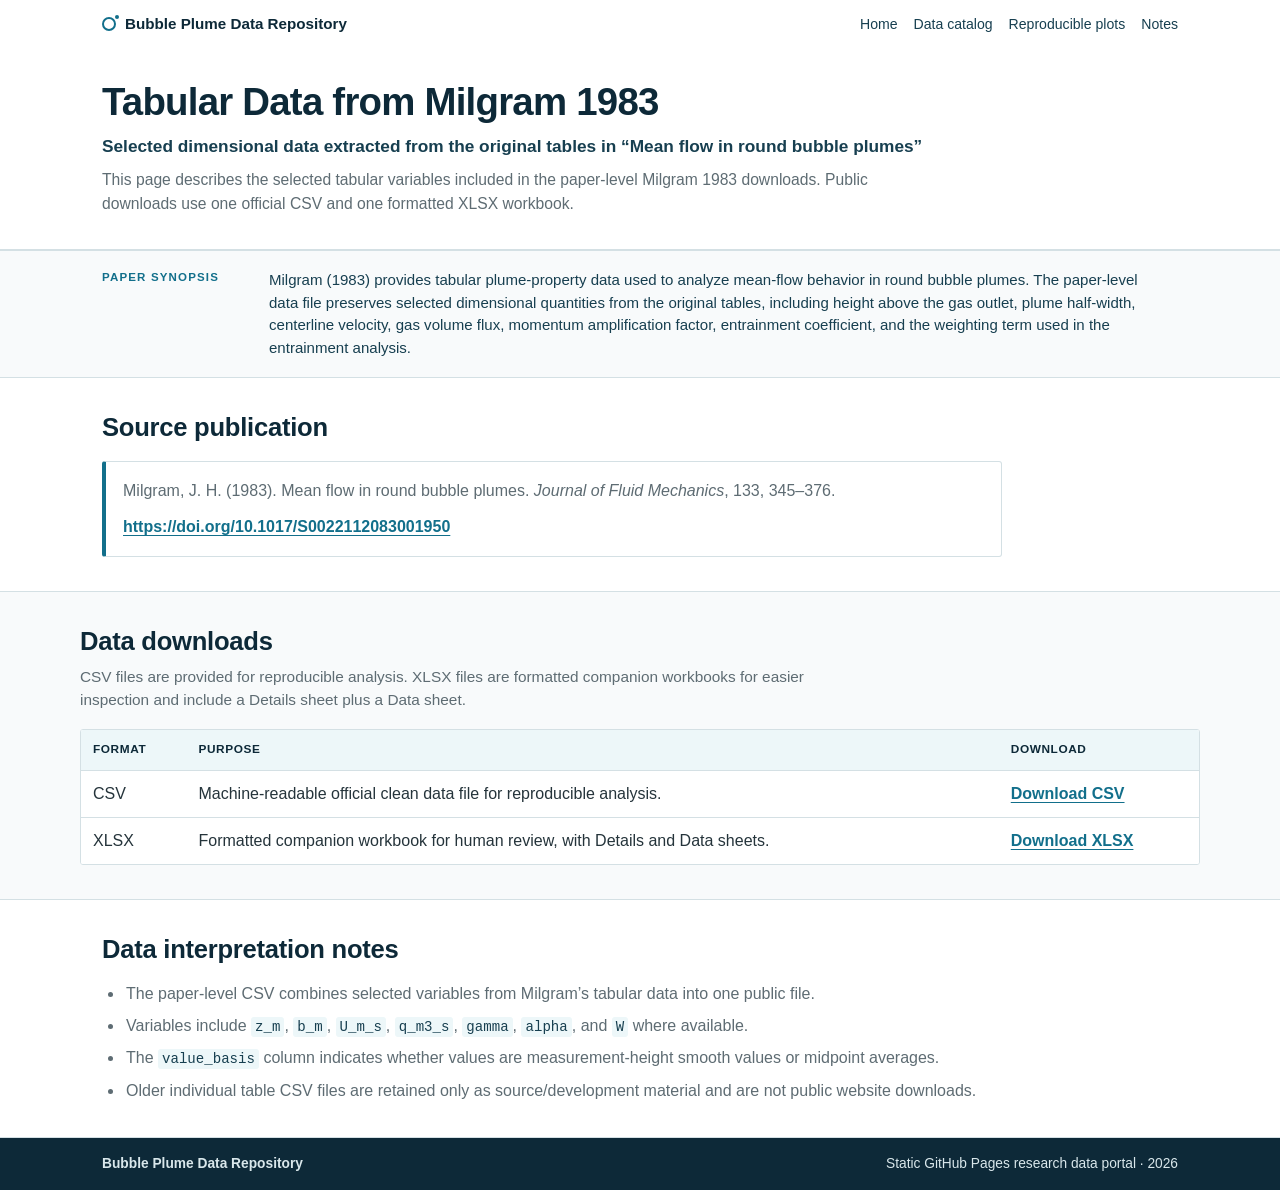
<file: papers/milgram_1983_tabular.html>
<!DOCTYPE html>
<html lang="en">
<head>
  <meta charset="UTF-8" />
  <meta name="viewport" content="width=device-width, initial-scale=1.0" />
  <meta
    name="description"
    content="Selected dimensional tabular data from Milgram 1983, provided through paper-level CSV and XLSX downloads."
  />
  <title>Tabular Data from Milgram 1983 | Bubble Plume Data Repository</title>
  <link rel="stylesheet" href="../style.css" />
</head>
<body>
  <a class="skip-link" href="#main-content">Skip to main content</a>

  <header class="site-header">
    <nav class="navbar" aria-label="Primary navigation">
      <a class="logo" href="../index.html" aria-label="Bubble Plume Data Repository home">
        <span class="logo-mark" aria-hidden="true"></span>
        <span>Bubble Plume Data Repository</span>
      </a>
      <ul class="nav-links">
        <li><a href="../index.html">Home</a></li>
        <li><a href="../index.html#data-catalog">Data catalog</a></li>
        <li><a href="../index.html#reproducible-plots">Reproducible plots</a></li>
        <li><a href="../index.html#notes">Notes</a></li>
      </ul>
    </nav>

    <section class="hero page-hero">
      <div class="hero-content">
        <h1>Tabular Data from Milgram 1983</h1>
        <p class="paper-title">
          Selected dimensional data extracted from the original tables in &ldquo;Mean flow in round bubble plumes&rdquo;
        </p>
        <p class="hero-text">
          This page describes the selected tabular variables included in the paper-level Milgram 1983
          downloads. Public downloads use one official CSV and one formatted XLSX workbook.
        </p>
      </div>
    </section>
  </header>

  <main id="main-content">
    <section class="paper-synopsis" aria-labelledby="tabular-synopsis-heading">
      <div class="paper-synopsis-inner">
        <h2 id="tabular-synopsis-heading">Paper synopsis</h2>
        <p>
          Milgram (1983) provides tabular plume-property data used to analyze mean-flow behavior in round
          bubble plumes. The paper-level data file preserves selected dimensional quantities from the original
          tables, including height above the gas outlet, plume half-width, centerline velocity, gas volume
          flux, momentum amplification factor, entrainment coefficient, and the weighting term used in the
          entrainment analysis.
        </p>
      </div>
    </section>

    <section class="section">
      <div class="section-heading">
        <h2>Source publication</h2>
      </div>

      <article class="citation-card citation-card-wide primary-source">
        <p>
          Milgram, J. H. (1983). Mean flow in round bubble plumes.
          <cite>Journal of Fluid Mechanics</cite>, 133, 345&ndash;376.
        </p>
        <a class="doi-link" href="https://doi.org/10.1017/S0022112083001950">
          https://doi.org/10.1017/S0022112083001950
        </a>
      </article>
    </section>

    <section id="downloads" class="section accent-section">
      <div class="section-heading">
        <h2>Data downloads</h2>
        <p class="section-intro">
          CSV files are provided for reproducible analysis. XLSX files are formatted companion workbooks for
          easier inspection and include a Details sheet plus a Data sheet.
        </p>
      </div>

      <div class="table-wrap" tabindex="0" role="region" aria-label="Milgram 1983 tabular data downloads">
        <table class="dataset-table">
          <thead>
            <tr>
              <th scope="col">Format</th>
              <th scope="col">Purpose</th>
              <th scope="col">Download</th>
            </tr>
          </thead>
          <tbody>
            <tr>
              <td>CSV</td>
              <td>Machine-readable official clean data file for reproducible analysis.</td>
              <td><a class="download-link" href="../csv/paper_data_downloads/csv/papers/milgram_1983.csv" download>Download CSV</a></td>
            </tr>
            <tr>
              <td>XLSX</td>
              <td>Formatted companion workbook for human review, with Details and Data sheets.</td>
              <td><a class="download-link" href="../csv/paper_data_downloads/xlsx/papers/milgram_1983.xlsx" download>Download XLSX</a></td>
            </tr>
          </tbody>
        </table>
      </div>
    </section>

    <section class="section">
      <div class="section-heading">
        <h2>Data interpretation notes</h2>
      </div>
      <ul class="compact-list data-notes-list">
        <li>The paper-level CSV combines selected variables from Milgram&rsquo;s tabular data into one public file.</li>
        <li>Variables include <code>z_m</code>, <code>b_m</code>, <code>U_m_s</code>, <code>q_m3_s</code>, <code>gamma</code>, <code>alpha</code>, and <code>W</code> where available.</li>
        <li>The <code>value_basis</code> column indicates whether values are measurement-height smooth values or midpoint averages.</li>
        <li>Older individual table CSV files are retained only as source/development material and are not public website downloads.</li>
      </ul>
    </section>
  </main>

  <footer class="site-footer">
    <p><strong>Bubble Plume Data Repository</strong></p>
    <p>Static GitHub Pages research data portal &middot; 2026</p>
  </footer>
</body>
</html>
</file>
<file: style.css>
* {
  box-sizing: border-box;
  margin: 0;
  padding: 0;
}

:root {
  --navy: #0d2938;
  --navy-soft: #173f50;
  --blue: #126f8b;
  --cyan: #83d5e7;
  --light-blue: #edf7f9;
  --paper: #f8fafb;
  --text: #25343b;
  --muted: #5e6c73;
  --white: #ffffff;
  --border: #d4e0e4;
  --max-width: 1120px;
}

html {
  scroll-behavior: smooth;
}

body {
  background: var(--white);
  color: var(--text);
  font-family: Arial, Helvetica, sans-serif;
  line-height: 1.5;
}

a {
  color: inherit;
}

code {
  font-family: "Courier New", Courier, monospace;
}

.skip-link {
  position: absolute;
  top: 10px;
  left: 10px;
  z-index: 10;
  padding: 8px 12px;
  background: var(--white);
  color: var(--navy);
  font-weight: 700;
  transform: translateY(-160%);
}

.skip-link:focus {
  transform: translateY(0);
}

.site-header {
  border-bottom: 1px solid var(--border);
  background: var(--white);
}

.navbar {
  display: flex;
  align-items: center;
  justify-content: space-between;
  gap: 18px;
  max-width: var(--max-width);
  margin: 0 auto;
  padding: 12px 22px;
}

.logo {
  display: inline-flex;
  align-items: center;
  gap: 9px;
  color: var(--navy);
  font-size: 0.95rem;
  font-weight: 700;
  text-decoration: none;
}

.logo-mark {
  width: 14px;
  height: 14px;
  border: 2px solid var(--blue);
  border-radius: 50%;
  box-shadow: 8px -7px 0 -5px var(--blue);
}

.nav-links {
  display: flex;
  flex-wrap: wrap;
  gap: 6px 16px;
  list-style: none;
}

.nav-links a {
  color: var(--navy-soft);
  font-size: 0.88rem;
  text-decoration: none;
}

.nav-links a:hover,
.nav-links a[aria-current="page"] {
  color: var(--blue);
  text-decoration: underline;
  text-underline-offset: 4px;
}

.hero {
  display: grid;
  grid-template-columns: minmax(0, 1.6fr) minmax(260px, 0.75fr);
  gap: 34px;
  max-width: var(--max-width);
  margin: 0 auto;
  padding: 34px 22px 38px;
}

.portal-hero,
.page-hero {
  grid-template-columns: minmax(0, 1fr);
  padding-top: 32px;
  padding-bottom: 34px;
}

.paper-hero {
  grid-template-columns: minmax(0, 1.45fr) minmax(260px, 0.65fr);
}

.hero-content {
  max-width: 880px;
}

h1 {
  max-width: 860px;
  margin-bottom: 10px;
  color: var(--navy);
  font-size: clamp(1.85rem, 3vw, 2.55rem);
  letter-spacing: -0.02em;
  line-height: 1.15;
}

h2 {
  color: var(--navy);
  font-size: clamp(1.35rem, 2vw, 1.85rem);
  letter-spacing: -0.01em;
  line-height: 1.2;
}

h3 {
  color: var(--navy);
}

.purpose-statement,
.paper-title {
  margin-bottom: 8px;
  color: var(--navy-soft);
  font-size: 1.08rem;
  font-weight: 700;
}

.hero-text {
  max-width: 780px;
  color: var(--muted);
  font-size: 0.98rem;
}

.scope-card {
  align-self: start;
  padding: 16px;
  border: 1px solid var(--border);
  border-left: 4px solid var(--blue);
  border-radius: 3px;
  background: var(--paper);
}

.scope-card ul {
  display: grid;
  gap: 7px;
  padding-left: 18px;
  color: var(--muted);
  font-size: 0.92rem;
}

.paper-facts {
  display: grid;
  gap: 10px;
}

.paper-facts div {
  padding-bottom: 8px;
  border-bottom: 1px solid var(--border);
}

.paper-facts div:last-child {
  padding-bottom: 0;
  border-bottom: 0;
}

.paper-facts dt {
  color: var(--blue);
  font-size: 0.72rem;
  font-weight: 800;
  letter-spacing: 0.06em;
  text-transform: uppercase;
}

.paper-facts dd {
  color: var(--navy-soft);
  font-size: 0.92rem;
}

.section {
  max-width: var(--max-width);
  margin: 0 auto;
  padding: 34px 22px;
  scroll-margin-top: 20px;
}

.section-heading {
  max-width: 820px;
  margin-bottom: 18px;
}

.section-intro {
  max-width: 760px;
  margin-top: 8px;
  color: var(--muted);
  font-size: 0.96rem;
}

.accent-section {
  max-width: none;
  border-top: 1px solid var(--border);
  border-bottom: 1px solid var(--border);
  background: var(--paper);
}

.accent-section > * {
  max-width: var(--max-width);
  margin-right: auto;
  margin-left: auto;
}

.table-wrap {
  overflow-x: auto;
  border: 1px solid var(--border);
  border-radius: 3px;
  background: var(--white);
}

.table-wrap:focus-visible {
  outline: 3px solid var(--cyan);
  outline-offset: 3px;
}

.dataset-table {
  width: 100%;
  min-width: 760px;
  border-collapse: collapse;
  background: var(--white);
}

.catalog-table {
  min-width: 1040px;
}

.dataset-table caption {
  padding: 10px 12px;
  border-bottom: 1px solid var(--border);
  color: var(--muted);
  font-size: 0.88rem;
  text-align: left;
}

.dataset-table th,
.dataset-table td {
  padding: 11px 12px;
  border-bottom: 1px solid var(--border);
  text-align: left;
  vertical-align: top;
}

.dataset-table th {
  background: var(--light-blue);
  color: var(--navy);
  font-size: 0.74rem;
  letter-spacing: 0.05em;
  text-transform: uppercase;
}

.dataset-table tbody tr:last-child td {
  border-bottom: 0;
}

.dataset-table code,
.metadata-note code,
.data-notes-list code {
  padding: 2px 4px;
  border-radius: 3px;
  background: var(--light-blue);
  color: var(--navy-soft);
  font-size: 0.88rem;
}

.table-link-list {
  display: grid;
  gap: 5px;
  padding-left: 18px;
}

.download-pair {
  display: inline-flex;
  flex-wrap: wrap;
  gap: 4px 8px;
  align-items: baseline;
}

.download-link,
.dataset-page-link,
.doi-link {
  color: var(--blue);
  font-weight: 700;
  text-underline-offset: 3px;
}

.compact-list {
  display: grid;
  gap: 8px;
  max-width: 900px;
  padding-left: 22px;
  color: var(--muted);
}

.resource-links {
  display: flex;
  flex-wrap: wrap;
  gap: 8px 16px;
  margin-bottom: 16px;
  padding: 10px 12px;
  border: 1px solid var(--border);
  border-radius: 3px;
  background: var(--white);
}

.figure-grid {
  display: grid;
  grid-template-columns: repeat(2, minmax(0, 1fr));
  gap: 12px;
}

.plot-set {
  margin-top: 18px;
}

.plot-set h3 {
  margin-bottom: 10px;
  font-size: 1.05rem;
}

.figure-card {
  padding: 6px;
  border: 1px solid rgba(148, 163, 184, 0.35);
  border-radius: 3px;
  background: var(--white);
}

.figure-grid img {
  display: block;
  width: 100%;
  height: auto;
}

.figure-card h4 {
  margin: 8px 2px 0;
  color: var(--text);
  font-size: 0.95rem;
  line-height: 1.3;
}

.figure-grid figcaption {
  margin: 6px 2px 2px;
  color: var(--muted);
  font-size: 0.84rem;
  line-height: 1.35;
}

.figure-note {
  max-width: 820px;
  margin-top: 14px;
  color: var(--muted);
  font-size: 0.92rem;
}

.figure-list li,
.data-notes-list li {
  padding-left: 2px;
}

.paper-synopsis {
  border-top: 1px solid var(--border);
  border-bottom: 1px solid var(--border);
  background: var(--paper);
}

.paper-synopsis-inner {
  display: grid;
  grid-template-columns: 145px minmax(0, 1fr);
  gap: 22px;
  max-width: var(--max-width);
  margin: 0 auto;
  padding: 18px 22px;
}

.paper-synopsis h2 {
  color: var(--blue);
  font-size: 0.72rem;
  letter-spacing: 0.1em;
  line-height: 1.4;
  text-transform: uppercase;
}

.paper-synopsis p {
  max-width: 900px;
  color: var(--navy-soft);
  font-size: 0.94rem;
}

.citation-grid {
  display: grid;
  grid-template-columns: 1fr 1fr;
  gap: 14px;
}

.citation-card {
  padding: 17px;
  border: 1px solid var(--border);
  border-radius: 3px;
  background: var(--white);
}

.citation-card.primary-source {
  border-left: 4px solid var(--blue);
}

.citation-card h3 {
  margin-bottom: 8px;
  font-size: 1.02rem;
}

.citation-card p {
  color: var(--muted);
}

.citation-card-wide {
  max-width: 900px;
}

.doi-link {
  display: inline-block;
  margin-top: 12px;
  overflow-wrap: anywhere;
}

.provenance-note {
  max-width: var(--max-width);
  padding-left: 20px;
  border-left: 4px solid var(--blue);
}

.provenance-note h2 {
  margin-bottom: 10px;
  font-size: clamp(1.28rem, 1.8vw, 1.55rem);
}

.provenance-note > p:last-child {
  max-width: 920px;
  color: var(--navy-soft);
}

.related-record-link {
  max-width: 920px;
  margin-top: 12px;
  color: var(--navy-soft);
}

.variable-definition {
  display: block;
  max-width: 250px;
  margin-top: 4px;
  color: var(--muted);
  font-size: 0.82rem;
  line-height: 1.35;
}

.dataset-group + .dataset-group {
  margin-top: 26px;
}

.dataset-group-heading {
  margin-bottom: 10px;
}

.dataset-group-heading h3 {
  margin-bottom: 2px;
  font-size: 1.05rem;
}

.dataset-group-heading p {
  color: var(--muted);
  font-size: 0.9rem;
}

.metadata-note {
  max-width: 850px;
  margin-top: 14px;
  padding: 12px 14px;
  border-left: 4px solid var(--blue);
  background: var(--light-blue);
  color: var(--muted);
}

/* Legacy prototype components retained so secondary pages still render cleanly. */
.two-column,
.card-grid,
.related-projects-list,
.comparison-section,
.group-section,
.collaboration-section {
  display: grid;
  gap: 20px;
}

.two-column,
.related-projects-list,
.citation-grid,
.collaboration-section {
  grid-template-columns: 1fr 1fr;
}

.card-grid {
  grid-template-columns: repeat(3, 1fr);
}

.info-card,
.featured-dataset,
.profile-card,
.related-projects-list article,
.feature-item {
  padding: 16px;
  border: 1px solid var(--border);
  border-radius: 3px;
  background: var(--white);
}

.info-card h3,
.feature-item h3,
.profile-card h3,
.focus-card h3,
.related-projects-list h3 {
  margin-bottom: 6px;
  font-size: 1.05rem;
}

.info-card p,
.feature-item p,
.wide-text,
.two-column p,
.focus-card p,
.related-projects-list p,
.collaboration-copy {
  color: var(--muted);
}

.researcher-card {
  min-height: 145px;
}

.placeholder-contact {
  margin-top: 14px;
  padding: 12px 14px;
  border-left: 4px solid var(--blue);
  background: var(--light-blue);
  color: var(--navy-soft);
  font-weight: 700;
}

.card-number,
.feature-number,
.related-projects-list article > span {
  color: var(--blue);
  font-size: 0.75rem;
  font-weight: 800;
}

.dataset-records,
.feature-list,
.roadmap {
  display: grid;
  gap: 10px;
  list-style: none;
}

.featured-dataset {
  display: flex;
  align-items: center;
  justify-content: space-between;
  gap: 18px;
  border-left: 4px solid var(--blue);
}

.dataset-page-link {
  flex: 0 0 auto;
}

.profile-card {
  display: grid;
  grid-template-columns: 100px 1fr;
  gap: 18px;
  align-items: center;
}

.profile-placeholder {
  display: grid;
  width: 100px;
  height: 100px;
  place-items: center;
  border-radius: 50%;
  background: var(--light-blue);
  color: var(--blue);
  font-size: 1.1rem;
  font-weight: 800;
}

.group-section {
  max-width: none;
  padding-right: max(22px, calc((100% - var(--max-width)) / 2 + 22px));
  padding-left: max(22px, calc((100% - var(--max-width)) / 2 + 22px));
  border-top: 1px solid var(--border);
  border-bottom: 1px solid var(--border);
  background: var(--paper);
}

.site-footer {
  display: flex;
  justify-content: space-between;
  gap: 18px;
  padding: 16px max(22px, calc((100% - var(--max-width)) / 2 + 22px));
  border-top: 1px solid var(--border);
  background: var(--navy);
  color: #d9e7eb;
  font-size: 0.86rem;
}

a:focus-visible {
  outline: 3px solid var(--cyan);
  outline-offset: 3px;
}

@media (max-width: 900px) {
  .navbar {
    align-items: flex-start;
    flex-direction: column;
  }

  .hero,
  .paper-hero,
  .two-column,
  .related-projects-list,
  .citation-grid,
  .collaboration-section {
    grid-template-columns: 1fr;
  }

  .paper-synopsis-inner {
    grid-template-columns: 1fr;
    gap: 6px;
  }

  .scope-card {
    max-width: 560px;
  }
}

@media (max-width: 700px) {
  .navbar,
  .hero,
  .section,
  .paper-synopsis-inner {
    padding-right: 18px;
    padding-left: 18px;
  }

  .hero {
    padding-top: 26px;
    padding-bottom: 28px;
  }

  h1 {
    font-size: clamp(1.65rem, 8vw, 2.15rem);
  }

  .section {
    padding-top: 28px;
    padding-bottom: 28px;
  }

  .card-grid,
  .figure-grid,
  .roadmap {
    grid-template-columns: 1fr;
  }

  .profile-card,
  .featured-dataset {
    align-items: flex-start;
    grid-template-columns: 1fr;
    flex-direction: column;
  }

  .site-footer {
    flex-direction: column;
  }
}

@media (prefers-reduced-motion: reduce) {
  html {
    scroll-behavior: auto;
  }
}
</file>
